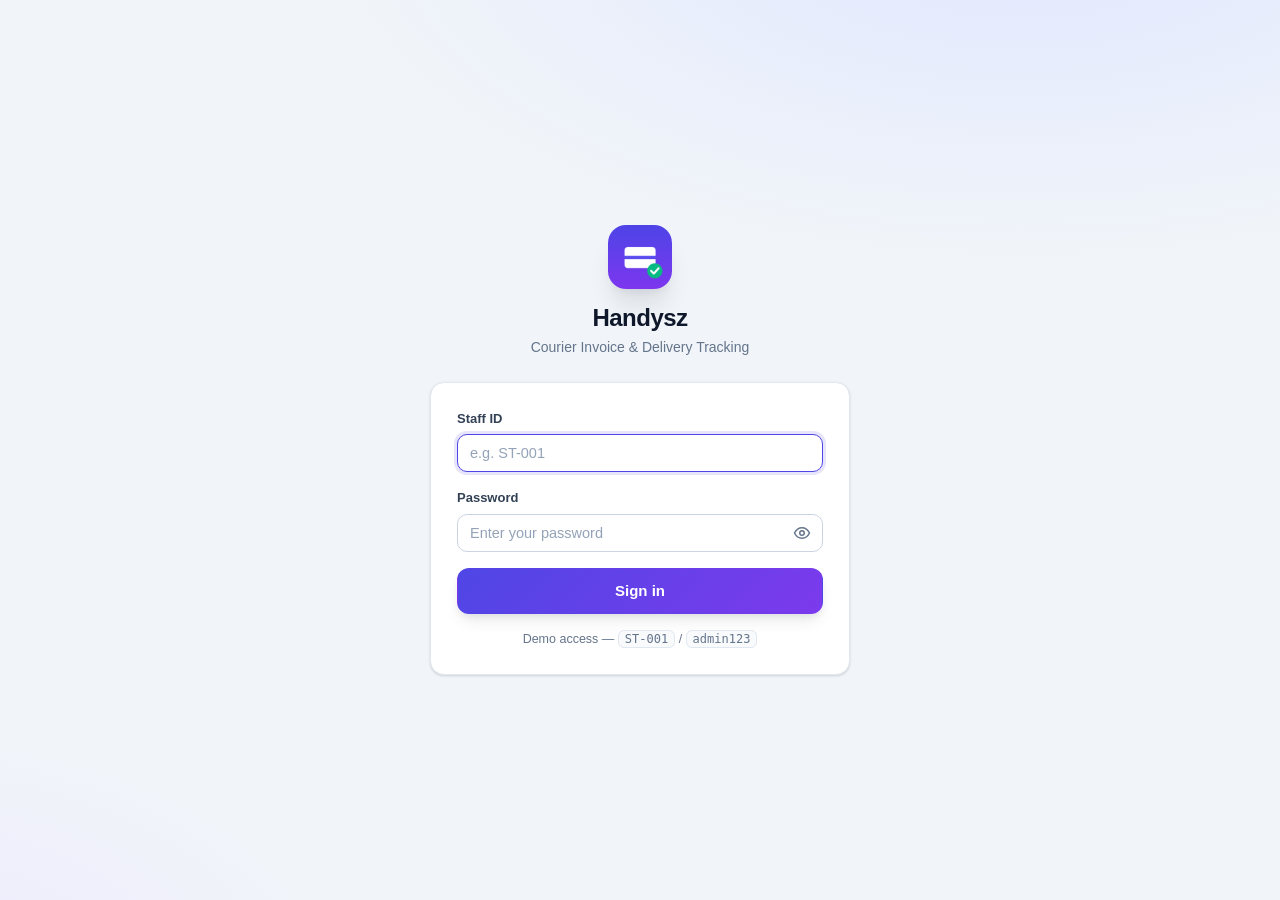
<file: Invoice app/index.html>
<!DOCTYPE html>
<html lang="en">
<head>
  <meta charset="UTF-8" />
  <meta name="viewport" content="width=device-width, initial-scale=1.0, viewport-fit=cover" />
  <title>Handysz Courier — Invoice & Delivery Tracking</title>
  <meta name="description" content="Create, print and track courier invoices. Scan QR codes to update delivery status in real time." />
  <meta name="theme-color" content="#4f46e5" />

  <link rel="icon" type="image/png" sizes="32x32" href="icons/favicon-32.png" />
  <link rel="icon" type="image/png" sizes="64x64" href="icons/favicon-64.png" />
  <link rel="apple-touch-icon" href="icons/apple-touch-icon.png" />
  <link rel="manifest" href="manifest.webmanifest" />

  <link rel="stylesheet" href="css/style.css" />
</head>
<body>

  <!-- ============================ LOGIN SCREEN ============================ -->
  <div id="login-screen" hidden>
    <div class="login-panel">
      <div class="login-brand">
        <img class="login-logo" src="icons/icon-192.png" alt="Handysz logo" width="64" height="64" />
        <h1 id="login-brand-name">Handysz</h1>
        <p>Courier Invoice &amp; Delivery Tracking</p>
      </div>

      <div class="card login-card">
        <div id="login-error" class="login-error" hidden>
          <svg viewBox="0 0 24 24" fill="none" stroke="currentColor" stroke-width="2" stroke-linecap="round" stroke-linejoin="round"><circle cx="12" cy="12" r="10"/><path d="M12 8v4M12 16h.01"/></svg>
          <span>Invalid login.</span>
        </div>

        <div class="field">
          <label for="login-staff">Staff ID</label>
          <input type="text" id="login-staff" class="input" placeholder="e.g. ST-001" autocomplete="username" />
        </div>

        <div class="field">
          <label for="login-pass">Password</label>
          <div class="input-wrap">
            <input type="password" id="login-pass" class="input" placeholder="Enter your password" autocomplete="current-password" />
            <button type="button" class="toggle-pass" id="login-toggle" aria-label="Show password">
              <svg viewBox="0 0 24 24" fill="none" stroke="currentColor" stroke-width="2" stroke-linecap="round" stroke-linejoin="round"><path d="M2 12s3.5-7 10-7 10 7 10 7-3.5 7-10 7-10-7-10-7z"/><circle cx="12" cy="12" r="3"/></svg>
            </button>
          </div>
        </div>

        <button type="button" id="login-btn" class="btn btn-gradient btn-lg btn-block">Sign in</button>

        <div class="login-hint">Demo access — <code>ST-001</code> / <code>admin123</code></div>
      </div>
    </div>
  </div>

  <!-- ============================== APP SHELL ============================= -->
  <div id="app" hidden>
    <div class="app">

      <!-- Sidebar -->
      <aside class="sidebar">
        <div class="sidebar-brand">
          <img src="icons/icon-192.png" alt="Handysz logo" />
          <div>
            <div class="b-name">Handysz</div>
            <div class="b-sub">Courier</div>
          </div>
        </div>

        <nav class="nav">
          <button class="nav-item" data-view="dashboard">
            <svg viewBox="0 0 24 24" fill="none" stroke="currentColor" stroke-width="2" stroke-linecap="round" stroke-linejoin="round"><path d="M3 3h8v10H3z"/><path d="M13 3h8v6h-8z"/><path d="M13 11h8v10h-8z"/><path d="M3 15h8v6H3z"/></svg>
            Dashboard
          </button>
          <button class="nav-item" data-view="new">
            <svg viewBox="0 0 24 24" fill="none" stroke="currentColor" stroke-width="2" stroke-linecap="round" stroke-linejoin="round"><path d="M12 5v14M5 12h14"/></svg>
            New Invoice
          </button>
          <button class="nav-item" data-view="invoices">
            <svg viewBox="0 0 24 24" fill="none" stroke="currentColor" stroke-width="2" stroke-linecap="round" stroke-linejoin="round"><path d="M14 2H6a2 2 0 0 0-2 2v16a2 2 0 0 0 2 2h12a2 2 0 0 0 2-2V8z"/><path d="M14 2v6h6"/><path d="M16 13H8M16 17H8M10 9H8"/></svg>
            Invoices
          </button>
          <button class="nav-item" data-view="track">
            <svg viewBox="0 0 24 24" fill="none" stroke="currentColor" stroke-width="2" stroke-linecap="round" stroke-linejoin="round"><path d="M3 7V5a2 2 0 0 1 2-2h2"/><path d="M17 3h2a2 2 0 0 1 2 2v2"/><path d="M21 17v2a2 2 0 0 1-2 2h-2"/><path d="M7 21H5a2 2 0 0 1-2-2v-2"/><path d="M7 12h10"/></svg>
            Track &amp; Update
          </button>
          <div class="nav-section">System</div>
          <button class="nav-item" data-view="settings">
            <svg viewBox="0 0 24 24" fill="none" stroke="currentColor" stroke-width="2" stroke-linecap="round" stroke-linejoin="round"><circle cx="12" cy="12" r="3"/><path d="M19.4 15a1.65 1.65 0 0 0 .33 1.82l.06.06a2 2 0 1 1-2.83 2.83l-.06-.06a1.65 1.65 0 0 0-1.82-.33 1.65 1.65 0 0 0-1 1.51V21a2 2 0 1 1-4 0v-.09A1.65 1.65 0 0 0 9 19.4a1.65 1.65 0 0 0-1.82.33l-.06.06a2 2 0 1 1-2.83-2.83l.06-.06a1.65 1.65 0 0 0 .33-1.82 1.65 1.65 0 0 0-1.51-1H3a2 2 0 1 1 0-4h.09A1.65 1.65 0 0 0 4.6 9a1.65 1.65 0 0 0-.33-1.82l-.06-.06a2 2 0 1 1 2.83-2.83l.06.06a1.65 1.65 0 0 0 1.82.33H9a1.65 1.65 0 0 0 1-1.51V3a2 2 0 1 1 4 0v.09a1.65 1.65 0 0 0 1 1.51 1.65 1.65 0 0 0 1.82-.33l.06-.06a2 2 0 1 1 2.83 2.83l-.06.06a1.65 1.65 0 0 0-.33 1.82V9a1.65 1.65 0 0 0 1.51 1H21a2 2 0 1 1 0 4h-.09a1.65 1.65 0 0 0-1.51 1z"/></svg>
            Settings
          </button>
        </nav>

        <div class="sidebar-foot">
          <div class="user-chip">
            <div class="user-avatar" id="sb-avatar">?</div>
            <div style="flex:1;min-width:0">
              <div class="u-name" id="sb-name">—</div>
              <div class="u-role" id="sb-role">—</div>
            </div>
            <button class="icon-btn" id="logout-btn" title="Sign out">
              <svg viewBox="0 0 24 24" fill="none" stroke="currentColor" stroke-width="2" stroke-linecap="round" stroke-linejoin="round"><path d="M9 21H5a2 2 0 0 1-2-2V5a2 2 0 0 1 2-2h4"/><path d="m16 17 5-5-5-5"/><path d="M21 12H9"/></svg>
            </button>
          </div>
        </div>
      </aside>

      <!-- Main -->
      <div class="main">
        <header class="topbar">
          <div>
            <div class="t-title" id="page-title">Dashboard</div>
            <div class="t-sub" id="page-sub">Overview</div>
          </div>
          <div class="spacer"></div>
          <button class="btn btn-primary btn-sm hide-mobile" data-nav-new>
            <svg viewBox="0 0 24 24" fill="none" stroke="currentColor" stroke-width="2" stroke-linecap="round" stroke-linejoin="round"><path d="M12 5v14M5 12h14"/></svg>
            New Invoice
          </button>
        </header>

        <main class="content">

          <!-- ============ DASHBOARD ============ -->
          <section class="view" id="view-dashboard">
            <div class="stat-grid" style="margin-bottom:20px">
              <div class="stat-card">
                <div class="stat-icon tone-brand"><svg viewBox="0 0 24 24" fill="none" stroke="currentColor" stroke-width="2" stroke-linecap="round" stroke-linejoin="round"><path d="M14 2H6a2 2 0 0 0-2 2v16a2 2 0 0 0 2 2h12a2 2 0 0 0 2-2V8z"/><path d="M14 2v6h6"/><path d="M16 13H8M16 17H8M10 9H8"/></svg></div>
                <div><div class="stat-value" id="stat-total">0</div><div class="stat-label">Total Invoices</div><div class="stat-note" id="stat-today">0 today</div></div>
              </div>
              <div class="stat-card">
                <div class="stat-icon tone-warning"><svg viewBox="0 0 24 24" fill="none" stroke="currentColor" stroke-width="2" stroke-linecap="round" stroke-linejoin="round"><circle cx="12" cy="12" r="10"/><path d="M12 6v6l4 2"/></svg></div>
                <div><div class="stat-value" id="stat-pending">0</div><div class="stat-label">Pending</div><div class="stat-note">Awaiting pickup</div></div>
              </div>
              <div class="stat-card">
                <div class="stat-icon tone-success"><svg viewBox="0 0 24 24" fill="none" stroke="currentColor" stroke-width="2" stroke-linecap="round" stroke-linejoin="round"><path d="M22 11.08V12a10 10 0 1 1-5.93-9.14"/><path d="M22 4 12 14.01l-3-3"/></svg></div>
                <div><div class="stat-value" id="stat-delivered">0</div><div class="stat-label">Delivered</div><div class="stat-note">Successfully completed</div></div>
              </div>
              <div class="stat-card">
                <div class="stat-icon tone-info"><svg viewBox="0 0 24 24" fill="none" stroke="currentColor" stroke-width="2" stroke-linecap="round" stroke-linejoin="round"><path d="M12 2v20"/><path d="M17 5H9.5a3.5 3.5 0 0 0 0 7h5a3.5 3.5 0 0 1 0 7H6"/></svg></div>
                <div><div class="stat-value" id="stat-cod">৳0</div><div class="stat-label">COD Collected</div><div class="stat-note">On delivered orders</div></div>
              </div>
            </div>

            <div style="display:grid;grid-template-columns:minmax(0,1.4fr) minmax(0,1fr);gap:20px;align-items:start">
              <div class="card">
                <div class="card-head"><h3>Recent invoices</h3><button class="btn btn-ghost btn-sm" data-view="invoices">View all</button></div>
                <div class="table-wrap">
                  <table class="table">
                    <thead><tr><th>Invoice</th><th>Customer</th><th>Status</th><th style="text-align:right">Total</th></tr></thead>
                    <tbody id="recent-tbody"></tbody>
                  </table>
                </div>
              </div>

              <div class="card">
                <div class="card-head"><h3>Shipment status</h3></div>
                <div class="card-pad" id="dist-bars"></div>
              </div>
            </div>
          </section>

          <!-- ============ NEW INVOICE ============ -->
          <section class="view" id="view-new">
            <div class="page-head">
              <h2>Create new invoice</h2>
              <p>Fill in the shipment details, then save and print an 80mm thermal receipt.</p>
            </div>

            <div class="split">
              <form id="invoice-form" class="card card-pad" novalidate>
                <div class="section-title" style="margin-top:0">Customer</div>
                <div class="form-row">
                  <div class="field">
                    <label for="f-customer">Customer name <span class="req">*</span></label>
                    <input id="f-customer" class="input" placeholder="Full name" />
                  </div>
                  <div class="field">
                    <label for="f-phone">Phone <span class="req">*</span></label>
                    <input id="f-phone" class="input" inputmode="tel" placeholder="e.g. 01700-000000" />
                  </div>
                </div>
                <div class="field">
                  <label for="f-address">Delivery address</label>
                  <textarea id="f-address" class="textarea" rows="2" placeholder="House, road, area, city"></textarea>
                </div>

                <div class="section-title">Shipment</div>
                <div class="field">
                  <label for="f-product">Product <span class="req">*</span></label>
                  <input id="f-product" class="input" placeholder="What is being delivered?" />
                </div>
                <div class="form-row">
                  <div class="field">
                    <label for="f-qty">Quantity</label>
                    <input id="f-qty" class="input" type="number" min="1" step="1" value="1" />
                  </div>
                  <div class="field">
                    <label for="f-price">Unit price</label>
                    <input id="f-price" class="input" type="number" min="0" step="0.01" placeholder="0" />
                  </div>
                </div>
                <div class="form-row">
                  <div class="field">
                    <label for="f-delivery">Delivery fee</label>
                    <input id="f-delivery" class="input" type="number" min="0" step="0.01" placeholder="0" />
                  </div>
                  <div class="field">
                    <label for="f-note">Note (optional)</label>
                    <input id="f-note" class="input" placeholder="Internal note" />
                  </div>
                </div>

                <div style="display:flex;gap:10px;margin-top:6px">
                  <button type="submit" class="btn btn-gradient btn-lg" style="flex:1">
                    <svg viewBox="0 0 24 24" fill="none" stroke="currentColor" stroke-width="2" stroke-linecap="round" stroke-linejoin="round"><path d="M6 9V2h12v7"/><path d="M6 18H4a2 2 0 0 1-2-2v-5a2 2 0 0 1 2-2h16a2 2 0 0 1 2 2v5a2 2 0 0 1-2 2h-2"/><rect x="6" y="14" width="12" height="8"/></svg>
                    Save &amp; print receipt
                  </button>
                  <button type="button" id="btn-reset" class="btn btn-secondary btn-lg" title="Clear form">Reset</button>
                </div>
              </form>

              <div class="receipt-preview">
                <div class="card">
                  <div class="card-head"><h3>Live preview</h3></div>
                  <div class="preview-hint">80mm thermal receipt preview</div>
                  <div style="padding:0 16px 18px">
                    <div id="preview" class="receipt-live">
                      <div class="r-center" style="text-align:center;font-family:var(--mono);font-size:12px;line-height:1.5;background:#fff;border:1px dashed var(--border-strong);border-radius:10px;padding:16px 12px;color:#000">
                        <div style="font-weight:800;font-size:16px;font-family:var(--font)" id="pv-company">Handysz</div>
                        <div style="font-size:10px;text-transform:uppercase;letter-spacing:.18em" id="pv-tagline">Courier &amp; Delivery</div>
                        <div id="pv-company-phone" style="font-size:11px">017853-51615</div>
                        <hr style="border:none;border-top:1px dashed #000;margin:8px 0" />
                        <div style="display:flex;justify-content:space-between"><span>Invoice</span><span id="pv-id" style="font-weight:700">—</span></div>
                        <div style="display:flex;justify-content:space-between"><span>Customer</span><span id="pv-customer">—</span></div>
                        <div style="display:flex;justify-content:space-between"><span>Phone</span><span id="pv-phone">—</span></div>
                        <div style="display:flex;justify-content:space-between"><span>Address</span><span id="pv-address" style="text-align:right">—</span></div>
                        <div style="display:flex;justify-content:space-between"><span>Product</span><span id="pv-product">—</span></div>
                        <div style="display:flex;justify-content:space-between"><span>Qty</span><span id="pv-qty">0</span></div>
                        <div style="display:flex;justify-content:space-between"><span>Unit price</span><span id="pv-price">৳0</span></div>
                        <div style="display:flex;justify-content:space-between"><span>Delivery</span><span id="pv-delivery">৳0</span></div>
                        <hr style="border:none;border-top:1px solid #000;margin:8px 0" />
                        <div style="display:flex;justify-content:space-between;font-size:15px;font-weight:800"><span>Total</span><span id="pv-total">৳0</span></div>
                        <div id="pv-qr" style="display:flex;justify-content:center;margin:10px 0"></div>
                        <div style="font-size:10px">Created by <span id="pv-staff">—</span></div>
                      </div>
                    </div>
                  </div>
                </div>
              </div>
            </div>
          </section>

          <!-- ============ INVOICES ============ -->
          <section class="view" id="view-invoices">
            <div class="page-head" style="display:flex;align-items:flex-end;justify-content:space-between;gap:14px;flex-wrap:wrap">
              <div>
                <h2>All invoices</h2>
                <p>Search by ID, customer, phone or product.</p>
              </div>
              <button class="btn btn-primary" data-nav-new>
                <svg viewBox="0 0 24 24" fill="none" stroke="currentColor" stroke-width="2" stroke-linecap="round" stroke-linejoin="round"><path d="M12 5v14M5 12h14"/></svg>
                New Invoice
              </button>
            </div>

            <div class="card" style="margin-bottom:16px">
              <div class="card-pad" style="display:flex;gap:12px;flex-wrap:wrap">
                <div class="input-wrap" style="flex:1;min-width:220px">
                  <input id="inv-search" class="input" placeholder="Search invoices…" style="padding-right:40px" />
                  <span style="position:absolute;right:10px;top:50%;transform:translateY(-50%);color:var(--muted);display:flex"><svg width="18" height="18" viewBox="0 0 24 24" fill="none" stroke="currentColor" stroke-width="2" stroke-linecap="round" stroke-linejoin="round"><circle cx="11" cy="11" r="7"/><path d="m21 21-4.3-4.3"/></svg></span>
                </div>
                <select id="inv-filter" class="select" style="max-width:200px">
                  <option value="all">All statuses</option>
                  <option value="Pending">Pending</option>
                  <option value="Picked Up">Picked Up</option>
                  <option value="In Transit">In Transit</option>
                  <option value="Delivered">Delivered</option>
                  <option value="Returned">Returned</option>
                </select>
              </div>
            </div>

            <div class="card">
              <div class="table-wrap">
                <table class="table">
                  <thead><tr><th>Invoice</th><th>Customer</th><th>Shipment</th><th style="text-align:right">Total</th><th>Status</th><th style="text-align:right">Actions</th></tr></thead>
                  <tbody id="inv-tbody"></tbody>
                </table>
              </div>
              <div id="inv-empty" class="empty" hidden>
                <div class="empty-icon"><svg viewBox="0 0 24 24" fill="none" stroke="currentColor" stroke-width="2" stroke-linecap="round" stroke-linejoin="round"><circle cx="11" cy="11" r="7"/><path d="m21 21-4.3-4.3"/></svg></div>
                <h4>No invoices found</h4>
                <p>Try a different search, or create your first invoice.</p>
                <button class="btn btn-primary" data-nav-new>Create invoice</button>
              </div>
            </div>
          </section>

          <!-- ============ TRACK & UPDATE ============ -->
          <section class="view" id="view-track">
            <div class="page-head">
              <h2>Track &amp; update</h2>
              <p>Scan a receipt QR code, or search by invoice ID to view and update delivery status.</p>
            </div>

            <div class="track-grid">
              <div class="card" style="overflow:hidden">
                <div id="scanner-box">
                  <div class="scanner-frame"></div>
                  <div class="scanner-idle" id="scanner-idle">
                    <svg viewBox="0 0 24 24" fill="none" stroke="currentColor" stroke-width="2" stroke-linecap="round" stroke-linejoin="round"><path d="M3 7V5a2 2 0 0 1 2-2h2"/><path d="M17 3h2a2 2 0 0 1 2 2v2"/><path d="M21 17v2a2 2 0 0 1-2 2h-2"/><path d="M7 21H5a2 2 0 0 1-2-2v-2"/><path d="M7 12h10"/></svg>
                    <span>Camera off</span>
                  </div>
                </div>
                <div class="card-pad" style="text-align:center">
                  <div style="font-size:13px;color:var(--muted);margin-bottom:12px" id="scan-meta">Scanner is idle — tap to start.</div>
                  <button class="btn btn-primary" id="btn-scan-toggle">
                    <svg viewBox="0 0 24 24" fill="none" stroke="currentColor" stroke-width="2" stroke-linecap="round" stroke-linejoin="round"><path d="M3 7V5a2 2 0 0 1 2-2h2"/><path d="M17 3h2a2 2 0 0 1 2 2v2"/><path d="M21 17v2a2 2 0 0 1-2 2h-2"/><path d="M7 21H5a2 2 0 0 1-2-2v-2"/><path d="M7 12h10"/></svg>
                    Start scanner
                  </button>
                </div>
              </div>

              <div>
                <div class="card card-pad" style="margin-bottom:16px">
                  <label class="form-label" style="font-weight:600;font-size:13px;color:var(--text-2);display:block;margin-bottom:6px">Search by invoice ID</label>
                  <div class="input-group">
                    <input id="track-search" class="input" placeholder="e.g. INV-2026…" style="font-family:var(--mono)" />
                    <button class="btn btn-primary" id="btn-track-search">Search</button>
                  </div>
                </div>
                <div id="track-result"></div>
              </div>
            </div>
          </section>

          <!-- ============ SETTINGS ============ -->
          <section class="view" id="view-settings">
            <div class="page-head">
              <h2>Settings</h2>
              <p>Business profile, staff accounts and data management.</p>
            </div>

            <div class="settings-grid">
              <div class="card">
                <div class="card-head"><h3>Business profile</h3></div>
                <div class="card-pad">
                  <div class="form-row">
                    <div class="field">
                      <label for="setting-company">Company name</label>
                      <input id="setting-company" class="input" />
                    </div>
                    <div class="field">
                      <label for="setting-tagline">Tagline</label>
                      <input id="setting-tagline" class="input" placeholder="Courier & Delivery" />
                    </div>
                  </div>
                  <div class="form-row">
                    <div class="field">
                      <label for="setting-phone">Phone</label>
                      <input id="setting-phone" class="input" />
                    </div>
                    <div class="field">
                      <label for="setting-currency">Currency symbol</label>
                      <input id="setting-currency" class="input" maxlength="4" />
                    </div>
                  </div>
                  <div class="field">
                    <label for="setting-address">Address</label>
                    <input id="setting-address" class="input" />
                  </div>
                  <button class="btn btn-primary" id="btn-save-settings">Save changes</button>
                </div>
              </div>

              <div class="card">
                <div class="card-head"><h3>Staff accounts</h3><button class="btn btn-primary btn-sm" id="btn-add-staff">Add staff</button></div>
                <div class="card-pad" id="staff-list"></div>
              </div>

              <div class="card">
                <div class="card-head"><h3>Data management</h3></div>
                <div class="card-pad">
                  <div style="display:flex;gap:10px;flex-wrap:wrap;margin-bottom:14px">
                    <button class="btn btn-secondary" id="btn-export">
                      <svg viewBox="0 0 24 24" fill="none" stroke="currentColor" stroke-width="2" stroke-linecap="round" stroke-linejoin="round"><path d="M21 15v4a2 2 0 0 1-2 2H5a2 2 0 0 1-2-2v-4"/><path d="m7 10 5 5 5-5"/><path d="M12 15V3"/></svg>
                      Export backup
                    </button>
                    <button class="btn btn-secondary" id="btn-import">
                      <svg viewBox="0 0 24 24" fill="none" stroke="currentColor" stroke-width="2" stroke-linecap="round" stroke-linejoin="round"><path d="M21 15v4a2 2 0 0 1-2 2H5a2 2 0 0 1-2-2v-4"/><path d="m17 8-5-5-5 5"/><path d="M12 3v12"/></svg>
                      Import backup
                    </button>
                    <input type="file" id="import-file" accept="application/json,.json" hidden />
                  </div>
                  <div style="display:flex;gap:10px;flex-wrap:wrap">
                    <button class="btn btn-ghost" id="btn-demo">
                      <svg viewBox="0 0 24 24" fill="none" stroke="currentColor" stroke-width="2" stroke-linecap="round" stroke-linejoin="round"><path d="M21 12a9 9 0 1 1-2.64-6.36"/><path d="M21 3v6h-6"/></svg>
                      Load demo data
                    </button>
                    <button class="btn btn-danger-soft" id="btn-clear">
                      <svg viewBox="0 0 24 24" fill="none" stroke="currentColor" stroke-width="2" stroke-linecap="round" stroke-linejoin="round"><path d="M3 6h18"/><path d="M19 6v14a2 2 0 0 1-2 2H7a2 2 0 0 1-2-2V6"/><path d="M8 6V4a2 2 0 0 1 2-2h4a2 2 0 0 1 2 2v2"/></svg>
                      Erase all data
                    </button>
                  </div>
                </div>
              </div>
            </div>
          </section>

        </main>
      </div>

      <!-- Mobile bottom navigation -->
      <nav class="bottomnav">
        <button class="bn-item" data-view="dashboard">
          <svg viewBox="0 0 24 24" fill="none" stroke="currentColor" stroke-width="2" stroke-linecap="round" stroke-linejoin="round"><path d="M3 3h8v10H3z"/><path d="M13 3h8v6h-8z"/><path d="M13 11h8v10h-8z"/><path d="M3 15h8v6H3z"/></svg>
          Home
        </button>
        <button class="bn-item" data-view="new">
          <svg viewBox="0 0 24 24" fill="none" stroke="currentColor" stroke-width="2" stroke-linecap="round" stroke-linejoin="round"><path d="M12 5v14M5 12h14"/></svg>
          New
        </button>
        <button class="bn-item" data-view="invoices">
          <svg viewBox="0 0 24 24" fill="none" stroke="currentColor" stroke-width="2" stroke-linecap="round" stroke-linejoin="round"><path d="M14 2H6a2 2 0 0 0-2 2v16a2 2 0 0 0 2 2h12a2 2 0 0 0 2-2V8z"/><path d="M14 2v6h6"/></svg>
          Invoices
        </button>
        <button class="bn-item" data-view="track">
          <svg viewBox="0 0 24 24" fill="none" stroke="currentColor" stroke-width="2" stroke-linecap="round" stroke-linejoin="round"><path d="M3 7V5a2 2 0 0 1 2-2h2"/><path d="M17 3h2a2 2 0 0 1 2 2v2"/><path d="M21 17v2a2 2 0 0 1-2 2h-2"/><path d="M7 21H5a2 2 0 0 1-2-2v-2"/><path d="M7 12h10"/></svg>
          Track
        </button>
        <button class="bn-item" data-view="settings">
          <svg viewBox="0 0 24 24" fill="none" stroke="currentColor" stroke-width="2" stroke-linecap="round" stroke-linejoin="round"><circle cx="12" cy="12" r="3"/><path d="M12 1v2M12 21v2M4.22 4.22l1.42 1.42M18.36 18.36l1.42 1.42M1 12h2M21 12h2M4.22 19.78l1.42-1.42M18.36 5.64l1.42-1.42"/></svg>
          Settings
        </button>
      </nav>
    </div>

    <!-- Off-screen 80mm thermal receipt for printing -->
    <div id="receipt" aria-hidden="true"></div>
  </div>

  <noscript>
    <div style="padding:40px;text-align:center;font-family:sans-serif">
      <h2>JavaScript required</h2>
      <p>Handysz Courier needs JavaScript enabled to run.</p>
    </div>
  </noscript>

  <script src="js/vendor/qrcode.min.js"></script>
  <script src="js/store.js"></script>
  <script src="js/ui.js"></script>
  <script src="js/app.js"></script>
  <script>
    if ("serviceWorker" in navigator) {
      window.addEventListener("load", function () {
        navigator.serviceWorker.register("./sw.js").catch(function () {});
      });
    }
  </script>
</body>
</html>
</file>
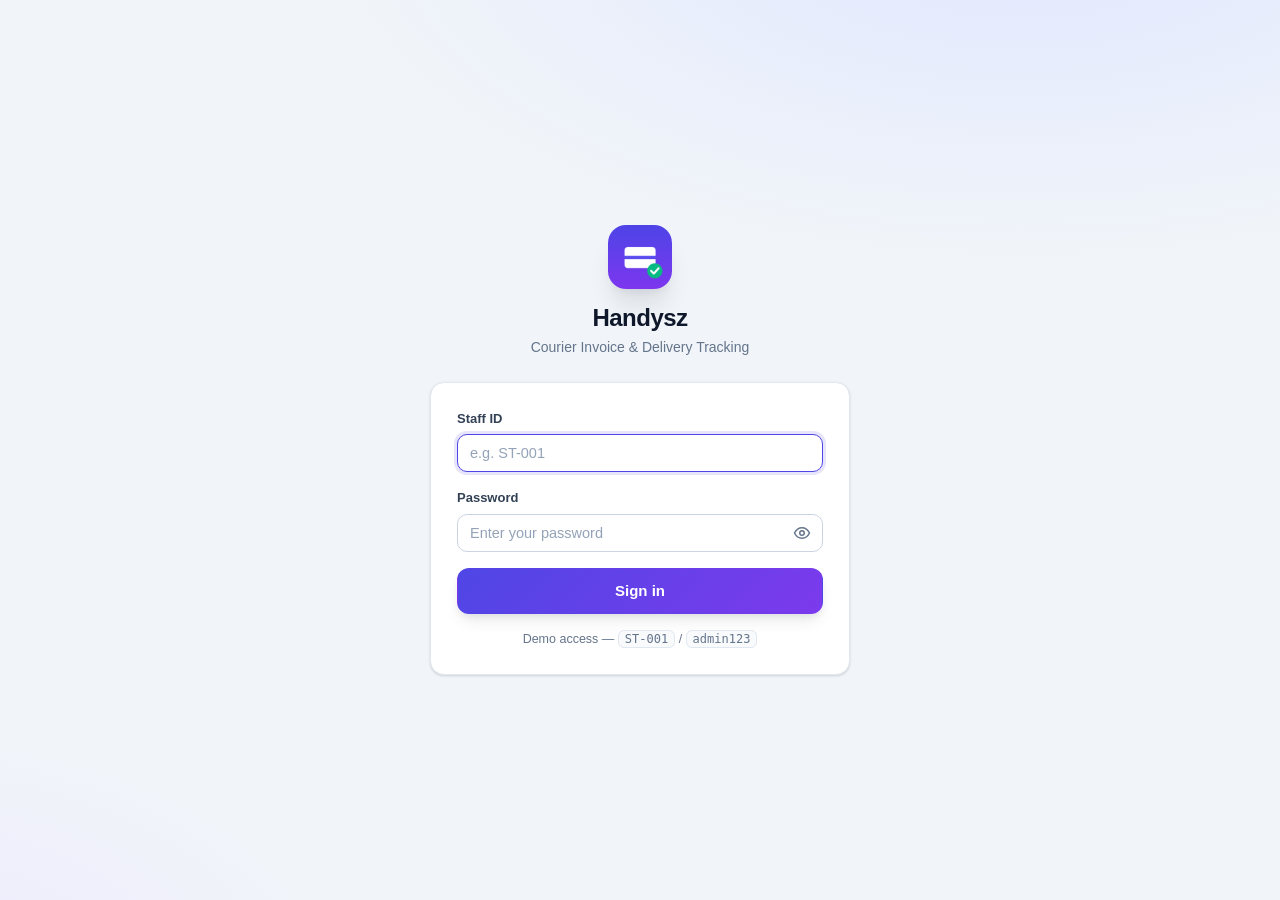
<file: Invoice app/login.html>
<!DOCTYPE html>
<html lang="en">
<head>
  <meta charset="UTF-8" />
  <meta name="viewport" content="width=device-width, initial-scale=1.0" />
  <title>Sign in — Handysz Courier</title>
  <meta name="theme-color" content="#4f46e5" />
  <link rel="icon" type="image/png" sizes="32x32" href="icons/favicon-32.png" />
  <link rel="stylesheet" href="css/style.css" />
</head>
<body>
  <div id="login-screen">
    <div class="login-panel">
      <div class="login-brand">
        <img class="login-logo" src="icons/icon-192.png" alt="Handysz logo" width="64" height="64" />
        <h1>Handysz</h1>
        <p>Redirecting you to the sign-in page…</p>
      </div>
      <div class="card login-card" style="text-align:center">
        <noscript>
          <p style="margin:0 0 12px">JavaScript is disabled. Please <a href="index.html">open the app</a> directly.</p>
        </noscript>
        <a class="btn btn-gradient btn-block" href="index.html">Continue to sign in</a>
      </div>
    </div>
  </div>
  <script>window.location.replace("index.html");</script>
</body>
</html>
</file>
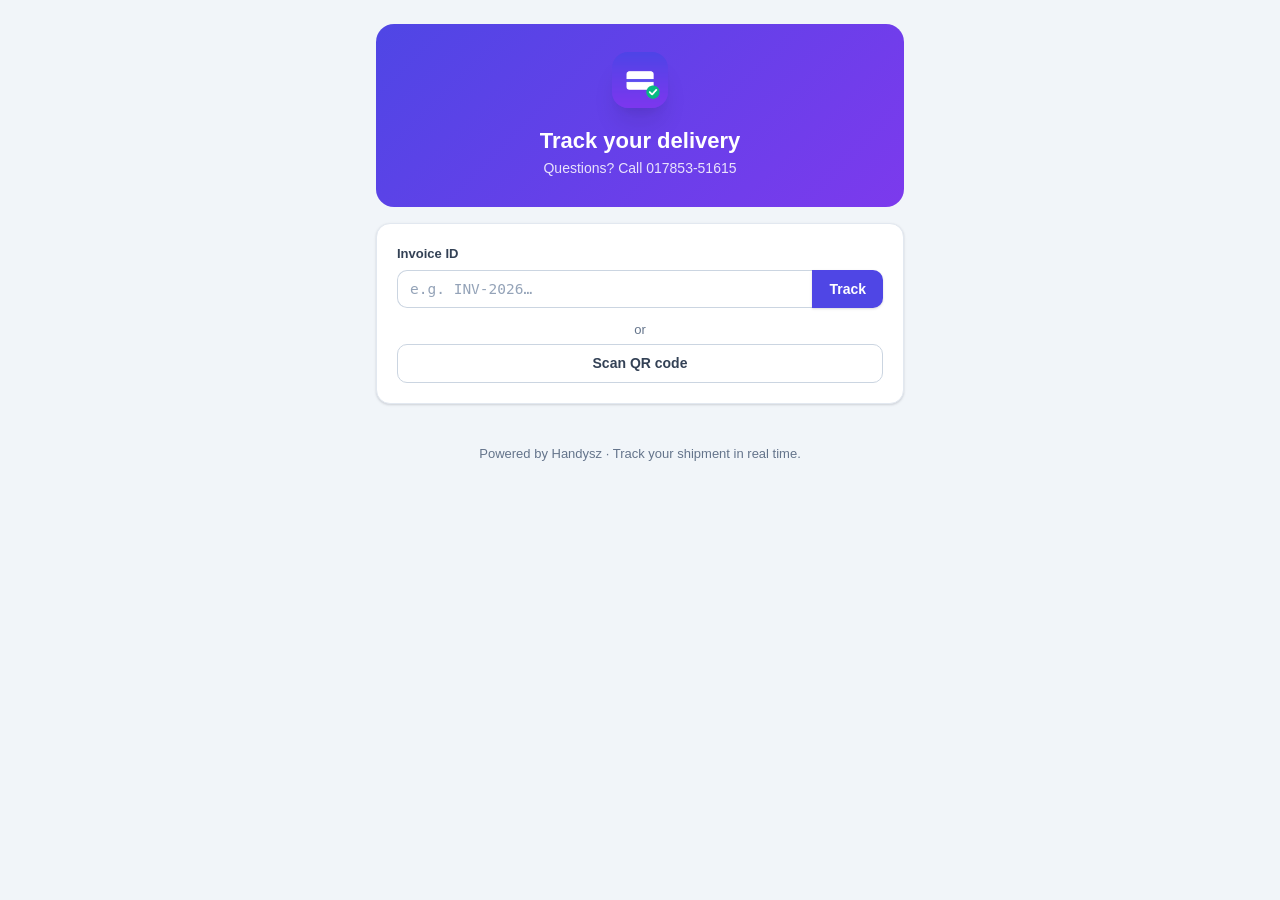
<file: Invoice app/track.html>
<!DOCTYPE html>
<html lang="en">
<head>
  <meta charset="UTF-8" />
  <meta name="viewport" content="width=device-width, initial-scale=1.0, viewport-fit=cover" />
  <title>Track your delivery</title>
  <meta name="description" content="Track your courier delivery status by scanning your receipt QR code or entering your invoice ID." />
  <meta name="theme-color" content="#4f46e5" />
  <link rel="icon" type="image/png" sizes="32x32" href="icons/favicon-32.png" />
  <link rel="apple-touch-icon" href="icons/apple-touch-icon.png" />
  <link rel="stylesheet" href="css/style.css" />
  <style>
    .track-hero { background: var(--brand-grad); border-radius: var(--radius-lg); color: #fff; padding: 28px; text-align: center; }
    .track-hero img { width: 56px; height: 56px; border-radius: 16px; box-shadow: var(--shadow-lg); margin-bottom: 12px; }
    .track-hero h1 { font-size: 22px; color: #fff; }
    .track-hero p { color: rgba(255,255,255,.85); margin-top: 4px; font-size: 14px; }
    .track-shell { max-width: 560px; margin: 24px auto; padding: 0 16px; }
    #scan-box { border-radius: var(--radius); overflow: hidden; background: #0f172a; position: relative; aspect-ratio: 16/9; }
    #scan-box video { width: 100%; height: 100%; object-fit: cover; }
    .track-foot { text-align: center; color: var(--muted); font-size: 13px; padding: 24px 16px 40px; }
  </style>
</head>
<body>

  <div class="track-shell">
    <div class="track-hero">
      <img src="icons/icon-192.png" alt="logo" id="t-logo" />
      <h1 id="t-brand">Track your delivery</h1>
      <p id="t-phone">Enter your invoice ID or scan the QR code on your receipt.</p>
    </div>

    <div class="card card-pad" style="margin-top:16px">
      <label class="form-label" style="font-weight:600;font-size:13px;color:var(--text-2);display:block;margin-bottom:6px">Invoice ID</label>
      <div class="input-group">
        <input id="q" class="input" placeholder="e.g. INV-2026…" style="font-family:var(--mono)" />
        <button class="btn btn-primary" id="search-btn">Track</button>
      </div>
      <div style="text-align:center;margin:12px 0 4px;color:var(--muted);font-size:13px">or</div>
      <button class="btn btn-secondary btn-block" id="scan-btn">Scan QR code</button>
      <div id="scan-box" hidden style="margin-top:12px"></div>
    </div>

    <div id="result" style="margin-top:16px"></div>

    <div class="track-foot">Powered by <span id="t-company">Handysz</span> · Track your shipment in real time.</div>
  </div>

  <script src="js/vendor/html5-qrcode.min.js"></script>
  <script>
  (function () {
    "use strict";
    const PREFIX = "handysz:";

    function read(key, fallback) {
      try { const r = localStorage.getItem(PREFIX + key); return r ? JSON.parse(r) : fallback; }
      catch (e) { return fallback; }
    }
    function esc(s) { return String(s == null ? "" : s).replace(/[&<>"']/g, function (c) { return { "&": "&amp;", "<": "&lt;", ">": "&gt;", '"': "&quot;", "'": "&#39;" }[c]; }); }
    function money(n, cur) { return (cur || "৳") + Number(n || 0).toLocaleString("en-US", { maximumFractionDigits: 2 }); }
    function dateTimeFull(ts) { const d = new Date(ts); return d.toLocaleDateString("en-GB", { day: "numeric", month: "short", year: "numeric" }) + ", " + d.toLocaleTimeString("en-GB", { hour: "2-digit", minute: "2-digit" }); }
    function badge(status) {
      const map = { "Pending": "pending", "Picked Up": "picked", "In Transit": "transit", "Delivered": "delivered", "Returned": "returned" };
      return '<span class="badge badge-' + (map[status] || "pending") + '"><span class="dot"></span>' + esc(status) + "</span>";
    }

    const settings = read("settings", {});
    const company = settings.companyName || "Handysz";
    document.getElementById("t-brand").textContent = "Track your delivery";
    document.getElementById("t-company").textContent = company;
    if (settings.phone) document.getElementById("t-phone").textContent = "Questions? Call " + settings.phone;

    function find(id) {
      const list = read("invoices", []);
      return list.find(function (i) { return i.id.toUpperCase() === String(id).toUpperCase(); }) || null;
    }

    function render(inv) {
      const el = document.getElementById("result");
      if (!inv) {
        el.innerHTML = '<div class="card"><div class="empty"><div class="empty-icon"><svg viewBox="0 0 24 24" fill="none" stroke="currentColor" stroke-width="2"><circle cx="11" cy="11" r="7"/><path d="m21 21-4.3-4.3"/></svg></div><h4>Invoice not found</h4><p>We couldn\'t find an invoice with that ID. Please check the number on your receipt.</p></div></div>';
        return;
      }
      const cur = settings.currency || "৳";
      const total = Number(inv.qty || 0) * Number(inv.price || 0) + Number(inv.delivery || 0);
      const history = (inv.history || []).slice().reverse().map(function (h, idx) {
        return '<li class="' + (idx === 0 ? "current" : "") + '"><span class="t-dot"></span>' +
          '<div class="t-status">' + esc(h.status) + '</div>' +
          '<div class="t-meta">' + dateTimeFull(h.at) + "</div></li>";
      }).join("");

      el.innerHTML = '<div class="card" style="overflow:hidden">' +
        '<div class="card-head"><div><h3>' + esc(inv.customer) + '</h3><div class="sub">' + esc(inv.id) + "</div></div>" +
        "<div>" + badge(inv.status) + "</div></div>" +
        '<div class="card-pad">' +
        '<div class="detail-list" style="margin-bottom:8px">' +
        '<div class="dl-item"><div class="dl-key">Product</div><div class="dl-val">' + esc(inv.product || "—") + "</div></div>" +
        '<div class="dl-item"><div class="dl-key">COD Total</div><div class="dl-val td-amount">' + money(total, cur) + "</div></div>" +
        '<div class="dl-item full"><div class="dl-key">Delivery address</div><div class="dl-val">' + esc(inv.address || "—") + "</div></div>" +
        '<div class="dl-item full"><div class="dl-key">Created</div><div class="dl-val">' + dateTimeFull(inv.createdAt) + "</div></div>" +
        "</div>" +
        '<div class="section-title">Delivery progress</div>' +
        '<ul class="timeline">' + (history || '<li><div class="t-meta">No updates yet</div></li>') + "</ul>" +
        "</div></div>";
      if (el.scrollIntoView) el.scrollIntoView({ behavior: "smooth", block: "nearest" });
    }

    function loadFromInput() {
      const q = document.getElementById("q").value.trim();
      if (!q) return;
      history.replaceState(null, "", "?id=" + encodeURIComponent(q.toUpperCase()));
      render(find(q));
    }

    var scanner = null;
    function startScan() {
      const box = document.getElementById("scan-box");
      if (scanner) { stopScan(); return; }
      box.hidden = false;
      scanner = new Html5Qrcode("scan-box");
      scanner.start({ facingMode: "environment" }, { fps: 10, qrbox: { width: 220, height: 220 } },
        function (text) {
          var id = text.trim();
          if (/^INV-[\w-]+$/i.test(id)) id = id.toUpperCase();
          else { try { id = (new URL(text)).searchParams.get("id") || ""; } catch (e) { id = ""; } }
          if (id) {
            stopScan();
            document.getElementById("q").value = id;
            history.replaceState(null, "", "?id=" + encodeURIComponent(id.toUpperCase()));
            render(find(id));
          }
        },
        function () {})
        .catch(function () { box.hidden = true; });
      document.getElementById("scan-btn").textContent = "Stop scanning";
    }
    function stopScan() {
      if (scanner) { try { scanner.stop().catch(function(){}); } catch (e) {} scanner = null; }
      document.getElementById("scan-box").hidden = true;
      document.getElementById("scan-btn").textContent = "Scan QR code";
    }

    document.getElementById("search-btn").addEventListener("click", loadFromInput);
    document.getElementById("q").addEventListener("keydown", function (e) { if (e.key === "Enter") loadFromInput(); });
    document.getElementById("scan-btn").addEventListener("click", startScan);

    // auto-load from ?id= param
    var m = /[?&]id=([^&]+)/.exec(location.search);
    if (m) {
      var id = decodeURIComponent(m[1]);
      document.getElementById("q").value = id;
      render(find(id));
    }
  })();
  </script>
</body>
</html>
</file>
<file: Invoice app/css/style.css>
/* ==========================================================================
   Handysz Courier — Invoice & Delivery Tracking
   Design system (single source of truth for the whole app)
   ========================================================================== */

:root {
  /* Brand */
  --brand: #4f46e5;
  --brand-strong: #4338ca;
  --brand-soft: #eef2ff;
  --brand-grad: linear-gradient(135deg, #4f46e5 0%, #7c3aed 100%);

  /* Neutrals */
  --bg: #f1f5f9;
  --surface: #ffffff;
  --surface-2: #f8fafc;
  --text: #0f172a;
  --text-2: #334155;
  --muted: #64748b;
  --border: #e2e8f0;
  --border-strong: #cbd5e1;

  /* Status */
  --success: #10b981;
  --success-soft: #ecfdf5;
  --info: #0ea5e9;
  --info-soft: #f0f9ff;
  --warning: #f59e0b;
  --warning-soft: #fffbeb;
  --danger: #ef4444;
  --danger-soft: #fef2f2;

  /* Shape & shadow */
  --radius: 14px;
  --radius-sm: 10px;
  --radius-lg: 18px;
  --shadow-sm: 0 1px 2px rgba(15, 23, 42, 0.06), 0 1px 3px rgba(15, 23, 42, 0.1);
  --shadow: 0 4px 6px -1px rgba(15, 23, 42, 0.06), 0 10px 15px -3px rgba(15, 23, 42, 0.08);
  --shadow-lg: 0 20px 25px -5px rgba(15, 23, 42, 0.1), 0 8px 10px -6px rgba(15, 23, 42, 0.08);

  /* Layout */
  --sidebar-w: 264px;
  --topbar-h: 64px;
  --bottomnav-h: 64px;

  --font: -apple-system, BlinkMacSystemFont, "Segoe UI", Roboto, "Inter", "Helvetica Neue",
    Arial, sans-serif;
  --mono: "SFMono-Regular", ui-monospace, "Cascadia Mono", Menlo, Consolas, monospace;
}

/* ---------- Reset & base ---------- */
* { box-sizing: border-box; }

html, body { margin: 0; padding: 0; }

body {
  font-family: var(--font);
  background: var(--bg);
  color: var(--text);
  font-size: 15px;
  line-height: 1.5;
  -webkit-font-smoothing: antialiased;
  text-rendering: optimizeLegibility;
}

h1, h2, h3, h4 { margin: 0; line-height: 1.25; font-weight: 700; }
p { margin: 0; }
a { color: var(--brand); text-decoration: none; }

button { font-family: inherit; }

[hidden] { display: none !important; }

::selection { background: var(--brand); color: #fff; }

/* Scrollbar */
::-webkit-scrollbar { width: 10px; height: 10px; }
::-webkit-scrollbar-thumb { background: var(--border-strong); border-radius: 999px; border: 2px solid transparent; background-clip: content-box; }
::-webkit-scrollbar-thumb:hover { background: var(--muted); border: 2px solid transparent; background-clip: content-box; }
::-webkit-scrollbar-track { background: transparent; }

/* ---------- Buttons ---------- */
.btn {
  display: inline-flex;
  align-items: center;
  justify-content: center;
  gap: 8px;
  font-weight: 600;
  font-size: 14px;
  border-radius: var(--radius-sm);
  border: 1px solid transparent;
  padding: 10px 16px;
  cursor: pointer;
  transition: background 0.15s, border-color 0.15s, color 0.15s, box-shadow 0.15s, transform 0.05s;
  white-space: nowrap;
  user-select: none;
  line-height: 1.2;
}
.btn:active { transform: translateY(1px); }
.btn:disabled { opacity: 0.55; cursor: not-allowed; }

.btn-primary { background: var(--brand); color: #fff; box-shadow: var(--shadow-sm); }
.btn-primary:hover:not(:disabled) { background: var(--brand-strong); }
.btn-gradient { background: var(--brand-grad); color: #fff; box-shadow: var(--shadow); }
.btn-gradient:hover:not(:disabled) { filter: brightness(1.06); }

.btn-secondary { background: var(--surface); color: var(--text-2); border-color: var(--border-strong); }
.btn-secondary:hover:not(:disabled) { background: var(--surface-2); border-color: var(--muted); }

.btn-ghost { background: transparent; color: var(--muted); }
.btn-ghost:hover:not(:disabled) { background: var(--surface-2); color: var(--text); }

.btn-danger { background: var(--danger); color: #fff; }
.btn-danger:hover:not(:disabled) { background: #dc2626; }
.btn-danger-soft { background: var(--danger-soft); color: #b91c1c; }
.btn-danger-soft:hover:not(:disabled) { background: #fee2e2; }

.btn-success { background: var(--success); color: #fff; }
.btn-success:hover:not(:disabled) { background: #059669; }

.btn-sm { padding: 7px 12px; font-size: 13px; border-radius: 8px; }
.btn-lg { padding: 13px 20px; font-size: 15px; border-radius: 12px; }
.btn-block { width: 100%; }

.icon-btn {
  display: inline-flex; align-items: center; justify-content: center;
  width: 38px; height: 38px; border-radius: var(--radius-sm);
  background: transparent; border: 1px solid transparent; color: var(--muted);
  cursor: pointer; transition: background 0.15s, color 0.15s;
}
.icon-btn:hover { background: var(--surface-2); color: var(--text); }
.icon-btn svg { width: 20px; height: 20px; }

.btn svg, .icon-btn svg { width: 18px; height: 18px; flex-shrink: 0; }
.btn-sm svg { width: 16px; height: 16px; }

/* ---------- Forms ---------- */
.field { margin-bottom: 16px; }
.field label {
  display: block; font-size: 13px; font-weight: 600; color: var(--text-2);
  margin-bottom: 6px;
}
.field label .req { color: var(--danger); }
.field .hint { font-size: 12px; color: var(--muted); margin-top: 4px; }

.input, .select, .textarea {
  width: 100%;
  font-family: inherit;
  font-size: 14.5px;
  color: var(--text);
  background: var(--surface);
  border: 1.5px solid var(--border-strong);
  border-radius: var(--radius-sm);
  padding: 10px 12px;
  transition: border-color 0.15s, box-shadow 0.15s, background 0.15s;
}
.input:focus, .select:focus, .textarea:focus {
  outline: none;
  border-color: var(--brand);
  box-shadow: 0 0 0 3px rgba(79, 70, 229, 0.14);
  background: #fff;
}
.input::placeholder, .textarea::placeholder { color: #94a3b8; }
.textarea { resize: vertical; min-height: 72px; }
.select { appearance: none; background-image: url("data:image/svg+xml,%3Csvg xmlns='http://www.w3.org/2000/svg' width='16' height='16' viewBox='0 0 24 24' fill='none' stroke='%2364748b' stroke-width='2.5' stroke-linecap='round' stroke-linejoin='round'%3E%3Cpolyline points='6 9 12 15 18 9'/%3E%3C/svg%3E"); background-repeat: no-repeat; background-position: right 12px center; padding-right: 38px; }

.input-group { display: flex; }
.input-group .input { border-radius: var(--radius-sm) 0 0 var(--radius-sm); border-right: 0; }
.input-group .btn { border-radius: 0 var(--radius-sm) var(--radius-sm) 0; }

.input-wrap { position: relative; }
.input-wrap .input { padding-right: 44px; }
.input-wrap .toggle-pass {
  position: absolute; right: 4px; top: 50%; transform: translateY(-50%);
  background: none; border: none; color: var(--muted); cursor: pointer; padding: 8px;
  display: flex;
}
.input-wrap .toggle-pass svg { width: 18px; height: 18px; }

.form-row { display: grid; grid-template-columns: 1fr 1fr; gap: 14px; }
.form-row .field { margin-bottom: 0; }
.field-group { display: flex; flex-direction: column; gap: 14px; }

/* ---------- Cards & surfaces ---------- */
.card {
  background: var(--surface);
  border: 1px solid var(--border);
  border-radius: var(--radius);
  box-shadow: var(--shadow-sm);
}
.card-pad { padding: 20px; }
.card-head {
  display: flex; align-items: center; justify-content: space-between; gap: 12px;
  padding: 16px 20px; border-bottom: 1px solid var(--border);
}
.card-head h3 { font-size: 16px; }
.card-head .sub { font-size: 13px; color: var(--muted); margin-top: 2px; }

/* Stat cards */
.stat-grid { display: grid; grid-template-columns: repeat(4, 1fr); gap: 16px; }
.stat-card {
  background: var(--surface); border: 1px solid var(--border); border-radius: var(--radius);
  box-shadow: var(--shadow-sm); padding: 18px; display: flex; gap: 14px; align-items: flex-start;
  transition: transform 0.15s, box-shadow 0.15s;
}
.stat-card:hover { transform: translateY(-2px); box-shadow: var(--shadow); }
.stat-icon {
  width: 44px; height: 44px; border-radius: 12px; flex-shrink: 0;
  display: flex; align-items: center; justify-content: center;
}
.stat-icon svg { width: 22px; height: 22px; }
.stat-card .stat-value { font-size: 26px; font-weight: 800; letter-spacing: -0.5px; line-height: 1.1; }
.stat-card .stat-label { font-size: 13px; color: var(--muted); font-weight: 500; }
.stat-card .stat-note { font-size: 12px; color: var(--muted); margin-top: 2px; }

.tone-brand { background: var(--brand-soft); color: var(--brand); }
.tone-success { background: var(--success-soft); color: var(--success); }
.tone-warning { background: var(--warning-soft); color: var(--warning); }
.tone-info { background: var(--info-soft); color: var(--info); }
.tone-danger { background: var(--danger-soft); color: var(--danger); }
.tone-muted { background: var(--surface-2); color: var(--muted); }

/* ---------- Badges ---------- */
.badge {
  display: inline-flex; align-items: center; gap: 6px;
  font-size: 12px; font-weight: 600; padding: 4px 10px; border-radius: 999px;
  line-height: 1.4; white-space: nowrap;
}
.badge .dot { width: 6px; height: 6px; border-radius: 50%; background: currentColor; }
.badge-pending { background: var(--surface-2); color: #475569; border: 1px solid var(--border-strong); }
.badge-picked { background: var(--info-soft); color: #0369a1; }
.badge-transit { background: var(--warning-soft); color: #b45309; }
.badge-delivered { background: var(--success-soft); color: #047857; }
.badge-returned { background: var(--danger-soft); color: #b91c1c; }

/* ---------- Table ---------- */
.table-wrap { overflow-x: auto; }
table.table { width: 100%; border-collapse: collapse; font-size: 14px; }
.table th {
  text-align: left; font-size: 12px; text-transform: uppercase; letter-spacing: 0.04em;
  color: var(--muted); font-weight: 600; padding: 12px 20px; border-bottom: 1px solid var(--border);
  background: var(--surface-2);
}
.table td { padding: 14px 20px; border-bottom: 1px solid var(--border); vertical-align: middle; }
.table tbody tr { transition: background 0.12s; cursor: pointer; }
.table tbody tr:hover { background: var(--surface-2); }
.table tbody tr:last-child td { border-bottom: none; }
.td-id { font-family: var(--mono); font-size: 13px; color: var(--text-2); font-weight: 600; }
.td-main { font-weight: 600; color: var(--text); }
.td-sub { font-size: 12.5px; color: var(--muted); }
.td-amount { font-weight: 700; }
.row-actions { display: flex; gap: 4px; justify-content: flex-end; }

/* ---------- Progress / distribution bars ---------- */
.dist-row { display: grid; grid-template-columns: 110px 1fr 42px; align-items: center; gap: 12px; margin-bottom: 12px; }
.dist-row .dist-label { font-size: 13px; font-weight: 600; color: var(--text-2); display: flex; align-items: center; gap: 8px; }
.dist-row .dist-label .dot { width: 8px; height: 8px; border-radius: 50%; flex-shrink: 0; }
.dist-track { height: 8px; background: var(--surface-2); border-radius: 999px; overflow: hidden; }
.dist-fill { height: 100%; border-radius: 999px; transition: width 0.4s ease; }
.dist-count { font-size: 13px; font-weight: 700; text-align: right; color: var(--text-2); }

/* ---------- Empty state ---------- */
.empty {
  text-align: center; padding: 48px 20px; color: var(--muted);
}
.empty .empty-icon {
  width: 64px; height: 64px; border-radius: 50%; background: var(--surface-2);
  display: flex; align-items: center; justify-content: center; margin: 0 auto 16px;
}
.empty .empty-icon svg { width: 30px; height: 30px; }
.empty h4 { color: var(--text); font-size: 16px; margin-bottom: 4px; }
.empty p { font-size: 14px; max-width: 340px; margin: 0 auto 18px; }

/* ---------- Toast ---------- */
#toasts { position: fixed; top: 16px; right: 16px; z-index: 1000; display: flex; flex-direction: column; gap: 10px; width: min(360px, calc(100vw - 32px)); }
.toast {
  display: flex; align-items: flex-start; gap: 12px;
  background: var(--surface); border: 1px solid var(--border); border-left: 4px solid var(--brand);
  border-radius: var(--radius-sm); box-shadow: var(--shadow-lg); padding: 12px 14px;
  animation: toast-in 0.25s cubic-bezier(0.21, 1.02, 0.73, 1);
}
.toast.out { animation: toast-out 0.2s ease forwards; }
.toast svg { width: 20px; height: 20px; flex-shrink: 0; margin-top: 1px; }
.toast .t-title { font-weight: 700; font-size: 14px; }
.toast .t-msg { font-size: 13px; color: var(--muted); }
.toast.success { border-left-color: var(--success); }
.toast.success svg { color: var(--success); }
.toast.error { border-left-color: var(--danger); }
.toast.error svg { color: var(--danger); }
.toast.warn { border-left-color: var(--warning); }
.toast.warn svg { color: var(--warning); }
.toast.info { border-left-color: var(--info); }
.toast.info svg { color: var(--info); }

@keyframes toast-in { from { opacity: 0; transform: translateX(16px); } to { opacity: 1; transform: none; } }
@keyframes toast-out { to { opacity: 0; transform: translateX(16px); } }

/* ---------- Modal ---------- */
.modal-backdrop {
  position: fixed; inset: 0; background: rgba(15, 23, 42, 0.5);
  backdrop-filter: blur(2px); z-index: 900; display: flex; align-items: center; justify-content: center;
  padding: 16px; animation: fade-in 0.15s ease;
}
.modal {
  background: var(--surface); border-radius: var(--radius-lg); box-shadow: var(--shadow-lg);
  width: 100%; max-width: 560px; max-height: calc(100vh - 32px); display: flex; flex-direction: column;
  animation: modal-in 0.2s cubic-bezier(0.16, 1, 0.3, 1);
}
.modal-head { display: flex; align-items: center; justify-content: space-between; padding: 18px 22px; border-bottom: 1px solid var(--border); }
.modal-head h3 { font-size: 17px; }
.modal-body { padding: 22px; overflow-y: auto; }
.modal-foot { display: flex; justify-content: flex-end; gap: 10px; padding: 16px 22px; border-top: 1px solid var(--border); }

@keyframes fade-in { from { opacity: 0; } to { opacity: 1; } }
@keyframes modal-in { from { opacity: 0; transform: translateY(12px) scale(0.98); } to { opacity: 1; transform: none; } }

/* ---------- Timeline (status history) ---------- */
.timeline { list-style: none; margin: 0; padding: 0; }
.timeline li { position: relative; padding: 0 0 20px 28px; }
.timeline li:last-child { padding-bottom: 0; }
.timeline li::before {
  content: ""; position: absolute; left: 7px; top: 4px; bottom: -4px; width: 2px; background: var(--border);
}
.timeline li:last-child::before { display: none; }
.timeline li .t-dot {
  position: absolute; left: 0; top: 3px; width: 16px; height: 16px; border-radius: 50%;
  background: var(--surface); border: 2px solid var(--border-strong); display: flex; align-items: center; justify-content: center;
}
.timeline li.current .t-dot { border-color: var(--brand); background: var(--brand-soft); }
.timeline li.current .t-dot::after { content: ""; width: 6px; height: 6px; border-radius: 50%; background: var(--brand); }
.timeline .t-status { font-weight: 600; font-size: 14px; }
.timeline .t-meta { font-size: 12.5px; color: var(--muted); }

/* ---------- Detail list ---------- */
.detail-list { display: grid; grid-template-columns: 1fr 1fr; gap: 0 16px; }
.detail-list .dl-item { padding: 10px 0; border-bottom: 1px solid var(--border); }
.detail-list .dl-item.full { grid-column: 1 / -1; }
.detail-list .dl-key { font-size: 12px; color: var(--muted); text-transform: uppercase; letter-spacing: 0.04em; font-weight: 600; }
.detail-list .dl-val { font-size: 14.5px; font-weight: 600; margin-top: 2px; word-break: break-word; }

/* ---------- Login ---------- */
#login-screen {
  position: fixed; inset: 0; z-index: 2000; display: flex; align-items: center; justify-content: center;
  background: radial-gradient(1200px 600px at 80% -10%, #e0e7ff 0%, transparent 60%),
              radial-gradient(900px 500px at -10% 110%, #ede9fe 0%, transparent 55%),
              var(--bg);
  padding: 20px;
}
.login-panel { width: 100%; max-width: 420px; }
.login-brand { display: flex; flex-direction: column; align-items: center; text-align: center; margin-bottom: 24px; }
.login-logo { width: 64px; height: 64px; border-radius: 18px; box-shadow: var(--shadow-lg); margin-bottom: 14px; }
.login-brand h1 { font-size: 24px; letter-spacing: -0.5px; }
.login-brand p { color: var(--muted); font-size: 14px; margin-top: 4px; }
.login-card { padding: 26px; }
.login-card .field { margin-bottom: 16px; }
.login-error {
  display: flex; align-items: center; gap: 8px; font-size: 13px; font-weight: 600;
  background: var(--danger-soft); color: #b91c1c; border-radius: var(--radius-sm);
  padding: 10px 12px; margin-bottom: 14px;
}
.login-error svg { width: 18px; height: 18px; flex-shrink: 0; }
.login-hint { text-align: center; font-size: 12.5px; color: var(--muted); margin-top: 16px; }
.login-hint code { background: var(--surface-2); border: 1px solid var(--border); border-radius: 6px; padding: 1px 6px; font-family: var(--mono); font-size: 12px; }

/* ---------- App layout ---------- */
.app { min-height: 100vh; }

.sidebar {
  position: fixed; top: 0; left: 0; bottom: 0; width: var(--sidebar-w);
  background: var(--surface); border-right: 1px solid var(--border);
  display: flex; flex-direction: column; z-index: 800; padding: 20px 14px;
}
.sidebar-brand { display: flex; align-items: center; gap: 12px; padding: 6px 10px 20px; }
.sidebar-brand img { width: 42px; height: 42px; border-radius: 12px; }
.sidebar-brand .b-name { font-weight: 800; font-size: 17px; letter-spacing: -0.3px; }
.sidebar-brand .b-sub { font-size: 11.5px; color: var(--muted); letter-spacing: 0.12em; text-transform: uppercase; }

.nav { display: flex; flex-direction: column; gap: 2px; flex: 1; }
.nav-item {
  display: flex; align-items: center; gap: 12px; padding: 11px 12px; border-radius: var(--radius-sm);
  color: var(--muted); font-weight: 600; font-size: 14.5px; cursor: pointer; border: none; background: none;
  text-align: left; width: 100%; transition: background 0.14s, color 0.14s;
}
.nav-item svg { width: 20px; height: 20px; flex-shrink: 0; }
.nav-item:hover { background: var(--surface-2); color: var(--text); }
.nav-item.active { background: var(--brand-soft); color: var(--brand); }
.nav-item .nav-badge { margin-left: auto; background: var(--danger); color: #fff; font-size: 11px; font-weight: 700; border-radius: 999px; padding: 1px 8px; }

.nav-section { font-size: 11px; text-transform: uppercase; letter-spacing: 0.1em; color: var(--muted); font-weight: 700; padding: 18px 12px 6px; }

.sidebar-foot { border-top: 1px solid var(--border); padding-top: 12px; }
.user-chip { display: flex; align-items: center; gap: 11px; padding: 8px 10px; border-radius: var(--radius-sm); }
.user-avatar {
  width: 38px; height: 38px; border-radius: 50%; background: var(--brand-grad); color: #fff;
  display: flex; align-items: center; justify-content: center; font-weight: 700; font-size: 14px; flex-shrink: 0;
}
.user-chip .u-name { font-weight: 700; font-size: 14px; }
.user-chip .u-role { font-size: 12px; color: var(--muted); }

.main { margin-left: var(--sidebar-w); display: flex; flex-direction: column; min-height: 100vh; }

.topbar {
  position: sticky; top: 0; z-index: 700; height: var(--topbar-h);
  background: rgba(255, 255, 255, 0.85); backdrop-filter: blur(10px);
  border-bottom: 1px solid var(--border);
  display: flex; align-items: center; gap: 14px; padding: 0 24px;
}
.topbar .t-title { font-size: 18px; font-weight: 700; letter-spacing: -0.3px; }
.topbar .t-sub { font-size: 12.5px; color: var(--muted); }
.topbar .spacer { flex: 1; }

.content { padding: 24px; flex: 1; max-width: 1180px; width: 100%; margin: 0 auto; }

/* Views */
.view { display: none; }
.view.active { display: block; animation: view-in 0.25s ease; }
@keyframes view-in { from { opacity: 0; transform: translateY(6px); } to { opacity: 1; transform: none; } }

.page-head { margin-bottom: 20px; }
.page-head h2 { font-size: 22px; letter-spacing: -0.4px; }
.page-head p { color: var(--muted); font-size: 14px; margin-top: 3px; }
.page-head .row-actions { margin-top: 14px; }

.section-title { font-size: 13px; text-transform: uppercase; letter-spacing: 0.08em; color: var(--muted); font-weight: 700; margin: 26px 0 12px; }

/* Bottom nav (mobile) */
.bottomnav {
  display: none; position: fixed; bottom: 0; left: 0; right: 0; height: var(--bottomnav-h);
  background: var(--surface); border-top: 1px solid var(--border); z-index: 800;
  padding: 6px 8px calc(6px + env(safe-area-inset-bottom));
}
.bottomnav .bn-item {
  flex: 1; display: flex; flex-direction: column; align-items: center; justify-content: center; gap: 3px;
  background: none; border: none; color: var(--muted); font-size: 10.5px; font-weight: 600; cursor: pointer;
  border-radius: 10px; padding: 4px 0;
}
.bottomnav .bn-item svg { width: 22px; height: 22px; }
.bottomnav .bn-item.active { color: var(--brand); }

/* ---------- Split layout (New Invoice) ---------- */
.split { display: grid; grid-template-columns: minmax(0, 1fr) 340px; gap: 20px; align-items: start; }
.receipt-preview { position: sticky; top: calc(var(--topbar-h) + 20px); }
.receipt-preview .card-head { padding: 14px 16px; }
.receipt-preview .preview-hint { font-size: 12px; color: var(--muted); padding: 0 16px 14px; }

/* ---------- Track / scanner ---------- */
.track-grid { display: grid; grid-template-columns: minmax(0, 1fr) minmax(0, 1fr); gap: 20px; align-items: start; }
#scanner-box { border-radius: var(--radius); overflow: hidden; background: #0f172a; position: relative; aspect-ratio: 1; max-height: 420px; }
#scanner-box video { width: 100%; height: 100%; object-fit: cover; }
#scanner-box .scanner-frame { position: absolute; inset: 0; display: flex; align-items: center; justify-content: center; pointer-events: none; }
#scanner-box .scanner-frame::after {
  content: ""; width: 62%; aspect-ratio: 1; border-radius: 20px;
  border: 2px solid rgba(255, 255, 255, 0.85); box-shadow: 0 0 0 4000px rgba(15, 23, 42, 0.45);
}
.scanner-idle { position: absolute; inset: 0; display: flex; flex-direction: column; align-items: center; justify-content: center; gap: 10px; color: #cbd5e1; }
.scanner-idle svg { width: 44px; height: 44px; }

/* ---------- Receipt (80mm thermal) ---------- */
#receipt {
  position: fixed; left: -10000px; top: 0; width: 80mm; background: #fff; color: #000;
  font-family: var(--mono); font-size: 12px; line-height: 1.45; padding: 6mm 4mm;
}
#receipt .r-center { text-align: center; }
#receipt .r-store { font-size: 19px; font-weight: 800; letter-spacing: 0.5px; font-family: var(--font); }
#receipt .r-tag { font-size: 10px; text-transform: uppercase; letter-spacing: 0.18em; }
#receipt .r-line { border: none; border-top: 1px dashed #000; margin: 8px 0; }
#receipt .r-strong { border-top: 1px solid #000; margin: 8px 0; }
#receipt .r-row { display: flex; justify-content: space-between; gap: 8px; }
#receipt .r-row .k { color: #000; }
#receipt .r-row .v { text-align: right; word-break: break-word; }
#receipt .r-section { font-weight: 800; text-transform: uppercase; font-size: 11px; letter-spacing: 0.06em; margin: 8px 0 3px; }
#receipt table.r-items { width: 100%; border-collapse: collapse; font-size: 11.5px; }
#receipt table.r-items th { text-align: left; font-weight: 800; border-bottom: 1px solid #000; padding: 3px 0; text-transform: uppercase; font-size: 10px; letter-spacing: 0.05em; }
#receipt table.r-items td { padding: 3px 0; vertical-align: top; }
#receipt .r-total { font-size: 16px; font-weight: 800; }
#receipt .r-qr { display: flex; flex-direction: column; align-items: center; gap: 6px; margin: 10px 0 6px; }
#receipt .r-qr img, #receipt .r-qr canvas { display: block; }
#receipt .r-id { font-size: 11px; font-weight: 700; }
#receipt .r-note { font-size: 10px; color: #000; }
#receipt .r-foot { margin-top: 6px; font-size: 10.5px; text-align: center; }

@media print {
  body * { visibility: hidden !important; }
  #receipt, #receipt * { visibility: visible !important; }
  #receipt { position: absolute; left: 0; top: 0; width: 80mm; padding: 0; }
  @page { margin: 0; }
}

/* ---------- Settings ---------- */
.settings-grid { display: grid; grid-template-columns: 1fr; gap: 18px; max-width: 760px; }
.staff-row { display: flex; align-items: center; gap: 12px; padding: 12px 0; border-bottom: 1px solid var(--border); }
.staff-row:last-child { border-bottom: none; }
.staff-row .user-avatar { width: 38px; height: 38px; font-size: 13px; }
.staff-row .s-info { flex: 1; min-width: 0; }
.staff-row .s-name { font-weight: 700; font-size: 14px; }
.staff-row .s-meta { font-size: 12.5px; color: var(--muted); }
.role-badge { font-size: 11px; font-weight: 700; padding: 2px 9px; border-radius: 999px; background: var(--brand-soft); color: var(--brand); }
.role-badge.admin { background: #fef3c7; color: #b45309; }

/* ---------- Responsive ---------- */
@media (max-width: 1020px) {
  .stat-grid { grid-template-columns: repeat(2, 1fr); }
  .split { grid-template-columns: 1fr; }
  .receipt-preview { position: static; }
  .track-grid { grid-template-columns: 1fr; }
}

@media (max-width: 900px) {
  .sidebar { display: none; }
  .main { margin-left: 0; padding-bottom: calc(var(--bottomnav-h) + env(safe-area-inset-bottom)); }
  .bottomnav { display: flex; }
  .topbar { padding: 0 16px; }
  .content { padding: 18px 16px 28px; }
  .topbar .t-sub { display: none; }
  .hide-mobile { display: none !important; }
  .form-row { grid-template-columns: 1fr; }
  .detail-list { grid-template-columns: 1fr; }
}

@media (max-width: 480px) {
  .stat-grid { grid-template-columns: 1fr 1fr; gap: 12px; }
  .stat-card { padding: 14px; gap: 10px; }
  .stat-card .stat-value { font-size: 22px; }
  .card-pad { padding: 16px; }
  .table th, .table td { padding: 12px 14px; }
}

@media print {
  .sidebar, .topbar, .bottomnav, #toasts, .modal-backdrop { display: none !important; }
}
</file>
